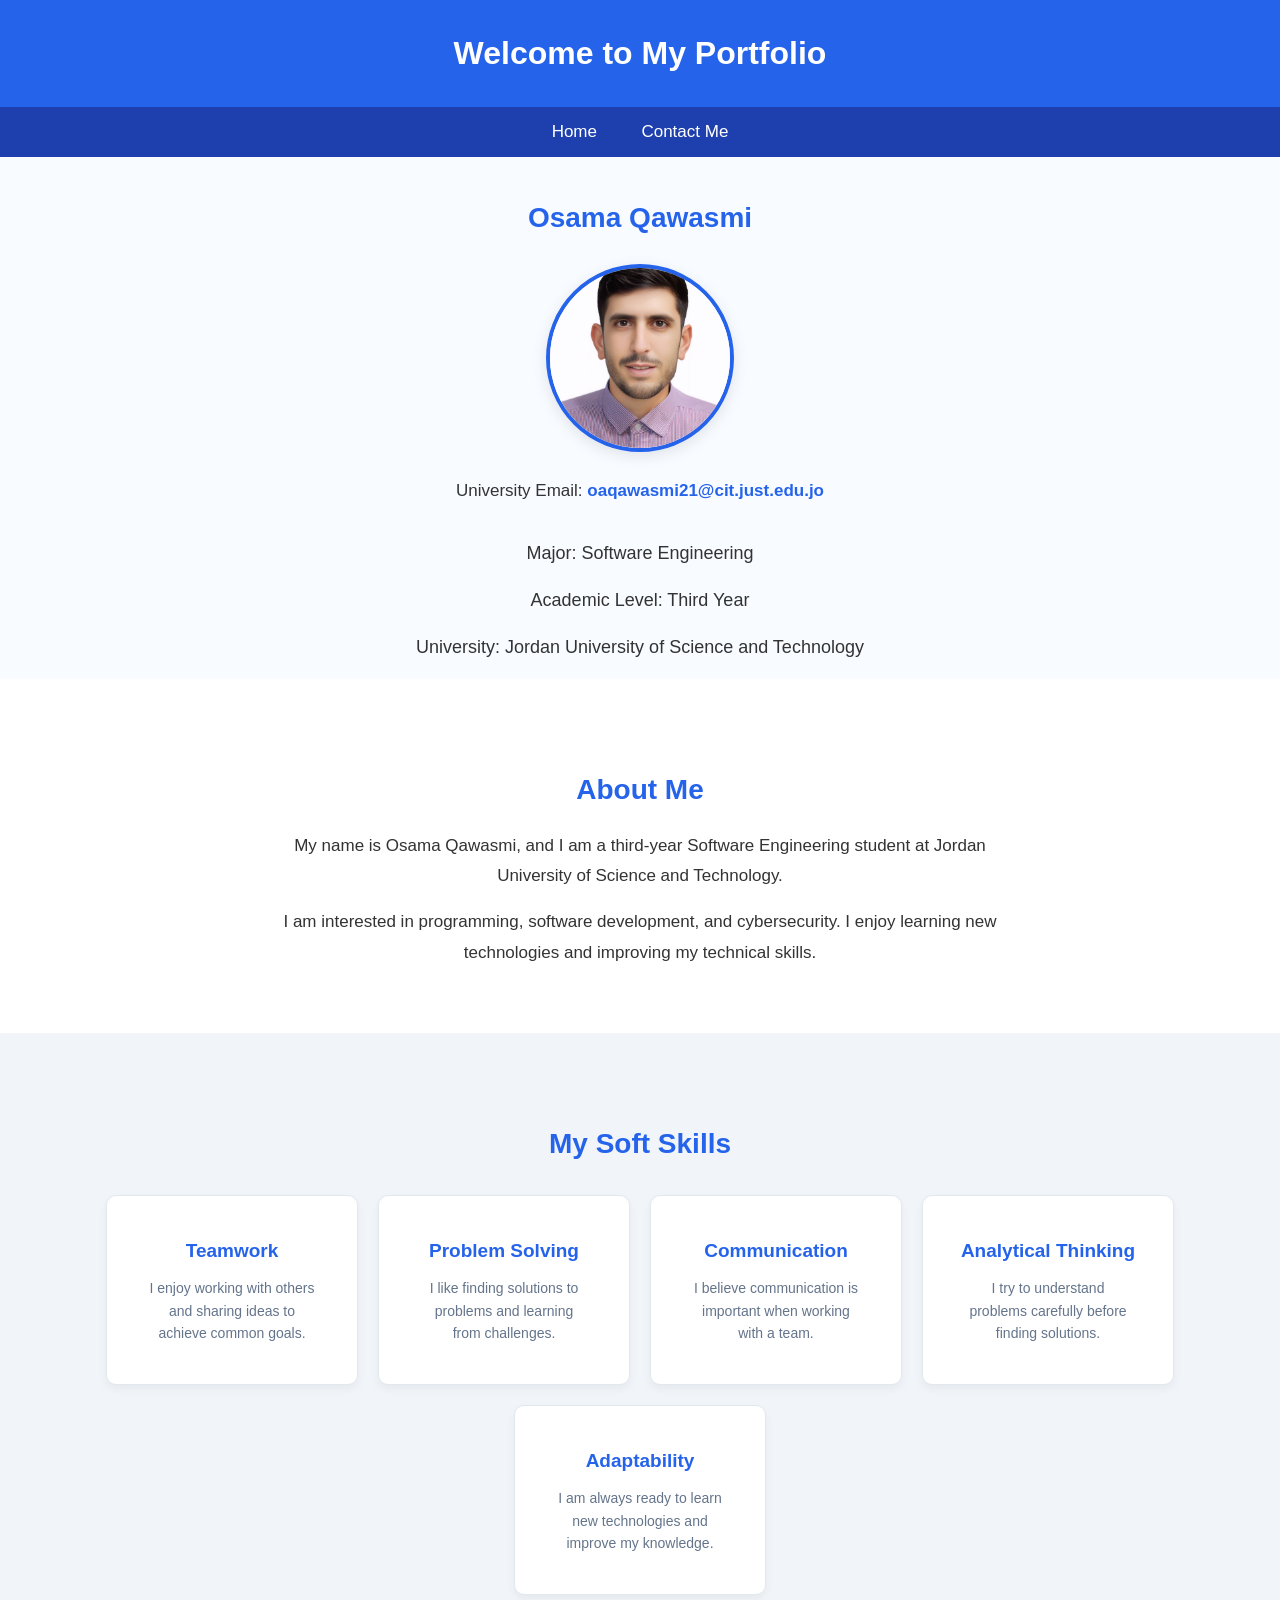
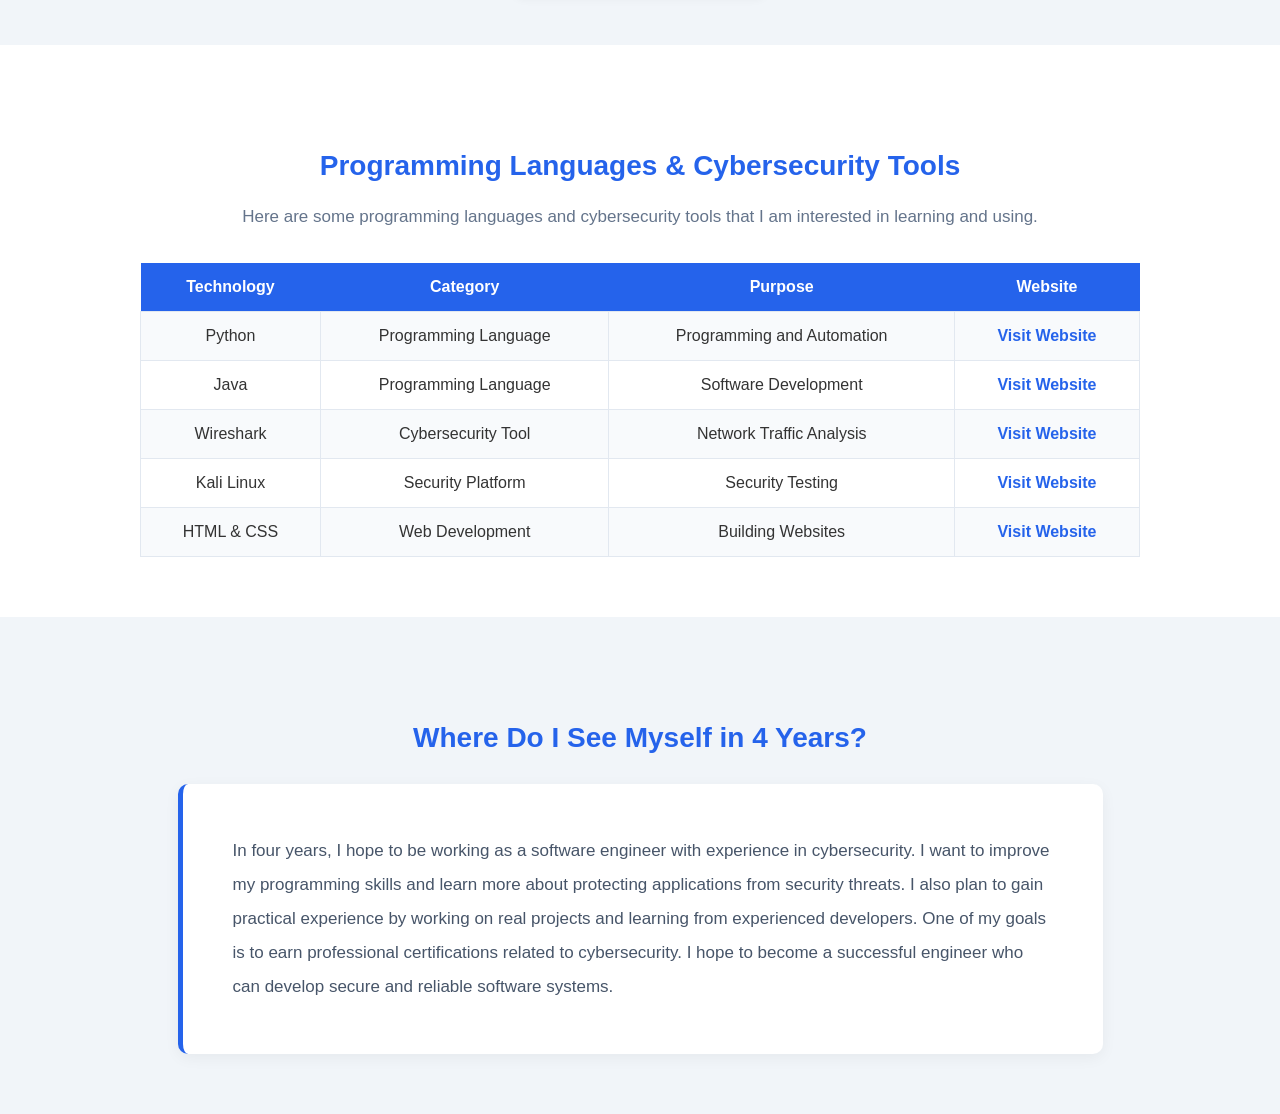
<file: index.html>
<!DOCTYPE html>
<html lang="en">

<head>
    <meta charset="UTF-8">
    <meta name="viewport" content="width=device-width, initial-scale=1.0">

    <title>153980 - Osama Qawasmi</title>
	
	<link rel="stylesheet" href="style.css">
</head>

<body>

    <h1>Welcome to My Portfolio</h1>

<!-- Navigation Bar -->
<nav class="navbar">
    <a href="index.html">Home</a>
    <a href="contact.html">Contact Me</a>
</nav>

    <h2>Osama Qawasmi</h2>
	
	<!-- Profile Photo -->
<div class="profile-section">

    <img src="profile.jpg"
         alt="Osama Qawasmi Profile Photo"
         class="profile-image">

    <p>
        University Email:
        <a href="mailto:oaqawasmi21@cit.just.edu.jo">
            oaqawasmi21@cit.just.edu.jo
        </a>
    </p>

</div>


    <p>
        Major: Software Engineering
    </p>

    <p>
        Academic Level: Third Year
    </p>

    <p>
        University: Jordan University of Science and Technology
    </p>

<!-- About Me Section -->
<section class="about">

    <h2>About Me</h2>

    <p>
        My name is Osama Qawasmi, and I am a third-year
        Software Engineering student at Jordan University
        of Science and Technology.
    </p>

    <p>
        I am interested in programming, software development,
        and cybersecurity. I enjoy learning new technologies
        and improving my technical skills.
    </p>

</section>


<!-- Soft Skills Section -->
<section class="skills">

    <h2>My Soft Skills</h2>

    <div class="skills-container">

        <div class="skill-card">
            <h3>Teamwork</h3>
            <p>
                I enjoy working with others and sharing ideas
                to achieve common goals.
            </p>
        </div>

        <div class="skill-card">
            <h3>Problem Solving</h3>
            <p>
                I like finding solutions to problems
                and learning from challenges.
            </p>
        </div>

        <div class="skill-card">
            <h3>Communication</h3>
            <p>
                I believe communication is important
                when working with a team.
            </p>
        </div>

        <div class="skill-card">
            <h3>Analytical Thinking</h3>
            <p>
                I try to understand problems carefully
                before finding solutions.
            </p>
        </div>

        <div class="skill-card">
            <h3>Adaptability</h3>
            <p>
                I am always ready to learn new
                technologies and improve my knowledge.
            </p>
        </div>

    </div>

</section>

<!-- Programming Languages and Cybersecurity Tools -->
<section class="tools">

    <h2>Programming Languages & Cybersecurity Tools</h2>

    <p>
        Here are some programming languages and cybersecurity
        tools that I am interested in learning and using.
    </p>

    <div class="table-container">

        <table>

            <tr>
                <th>Technology</th>
                <th>Category</th>
                <th>Purpose</th>
                <th>Website</th>
            </tr>

            <tr>
                <td>Python</td>
                <td>Programming Language</td>
                <td>Programming and Automation</td>
                <td>
                    <a href="https://www.python.org/" target="_blank">
                        Visit Website
                    </a>
                </td>
            </tr>

            <tr>
                <td>Java</td>
                <td>Programming Language</td>
                <td>Software Development</td>
                <td>
                    <a href="https://www.java.com/" target="_blank">
                        Visit Website
                    </a>
                </td>
            </tr>

            <tr>
                <td>Wireshark</td>
                <td>Cybersecurity Tool</td>
                <td>Network Traffic Analysis</td>
                <td>
                    <a href="https://www.wireshark.org/" target="_blank">
                        Visit Website
                    </a>
                </td>
            </tr>

            <tr>
                <td>Kali Linux</td>
                <td>Security Platform</td>
                <td>Security Testing</td>
                <td>
                    <a href="https://www.kali.org/" target="_blank">
                        Visit Website
                    </a>
                </td>
            </tr>

            <tr>
                <td>HTML & CSS</td>
                <td>Web Development</td>
                <td>Building Websites</td>
                <td>
                    <a href="https://developer.mozilla.org/" target="_blank">
                        Visit Website
                    </a>
                </td>
            </tr>

        </table>

    </div>

</section>

<!-- Future Goals Section -->
<section class="future">

    <h2>Where Do I See Myself in 4 Years?</h2>

    <div class="future-box">

        <p>
            In four years, I hope to be working as a software
            engineer with experience in cybersecurity.

            I want to improve my programming skills and learn
            more about protecting applications from security threats.

            I also plan to gain practical experience by working
            on real projects and learning from experienced developers.

            One of my goals is to earn professional certifications
            related to cybersecurity.

            I hope to become a successful engineer who can develop
            secure and reliable software systems.
        </p>

    </div>

</section>

	<!-- Portfolio website by Osama Qawasmi -->

</body>
</html>
</file>
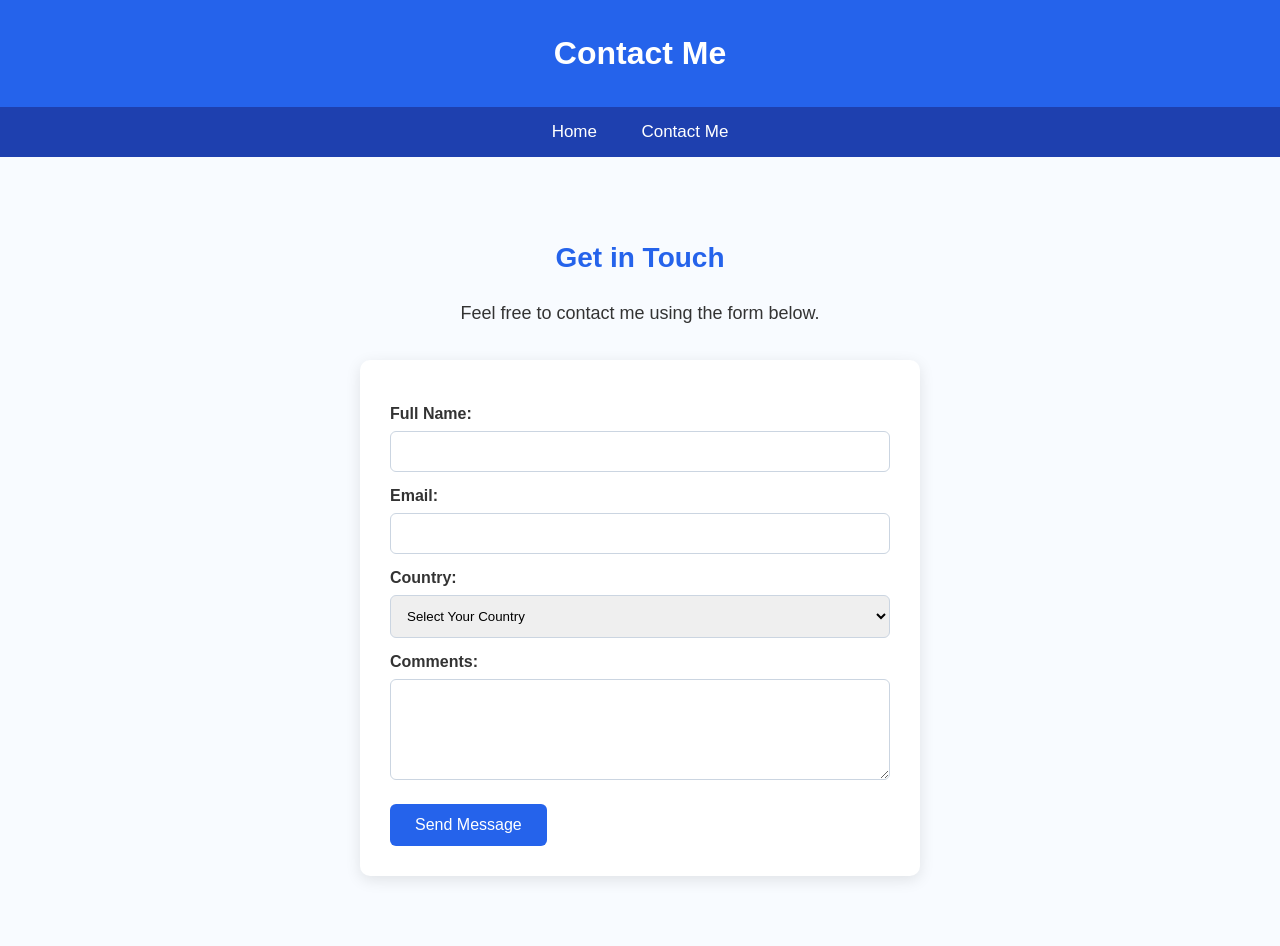
<file: contact.html>
<!DOCTYPE html>
<html lang="en">

<head>
    <meta charset="UTF-8">
    <meta name="viewport" content="width=device-width, initial-scale=1.0">

    <title>Contact Me - Osama Qawasmi</title>

    <link rel="stylesheet" href="style.css">
</head>

<body>

    <h1>Contact Me</h1>

    <nav class="navbar">
        <a href="index.html">Home</a>
        <a href="contact.html">Contact Me</a>
    </nav>

    <section class="contact-section">

        <h2>Get in Touch</h2>

        <p>
            Feel free to contact me using the form below.
        </p>

        <form id="contactForm">

            <label for="fullName">Full Name:</label>
            <input type="text" id="fullName" name="fullName">

            <label for="email">Email:</label>
            <input type="email" id="email" name="email">

            <label for="country">Country:</label>
            <select id="country" name="country">
                <option value="">Select Your Country</option>
                <option value="Jordan">Jordan</option>
                <option value="Saudi Arabia">Saudi Arabia</option>
                <option value="UAE">United Arab Emirates</option>
                <option value="Other">Other</option>
            </select>

            <label for="comments">Comments:</label>
            <textarea id="comments" name="comments" rows="5"></textarea>

            <button type="submit">Send Message</button>

        </form>

    </section>

<script src="script.js"></script>

</body>
</html>
</file>
<file: style.css>
/* General page style */
body {
    font-family: Arial, sans-serif;
    background-color: #f8fbff;
    color: #333333;
    margin: 0;
    padding: 0;
    text-align: center;
}

/* Main heading */
h1 {
    background-color: #2563eb;
    color: white;
    padding: 35px;
    margin: 0;
    font-size: 32px;
}

/* Student name */
h2 {
    color: #2563eb;
    font-size: 28px;
    margin-top: 45px;
}

/* Student information */
p {
    font-size: 18px;
    margin: 15px;
    line-height: 1.8;
}
/* About Me Section */

.about {
    background-color: white;
    padding: 50px 20px;
}

.about h2 {
    color: #2563eb;
    margin-bottom: 25px;
}

.about p {
    max-width: 750px;
    margin: 15px auto;
    font-size: 17px;
    line-height: 1.8;
}


/* Soft Skills Section */

.skills {
    background-color: #f1f5f9;
    padding: 50px 20px;
}

.skills h2 {
    color: #2563eb;
    margin-bottom: 35px;
}

.skills-container {
    display: flex;
    flex-wrap: wrap;
    justify-content: center;
    gap: 20px;
}

.skill-card {
    background-color: white;
    width: 200px;
    padding: 25px;
    border-radius: 10px;
    border: 1px solid #e2e8f0;
    box-shadow: 0 4px 10px rgba(0,0,0,0.05);
}

.skill-card h3 {
    color: #2563eb;
    font-size: 19px;
    margin-bottom: 10px;
}

.skill-card p {
    font-size: 14px;
    color: #64748b;
    line-height: 1.6;
}
/* Programming Languages and Tools Section */

.tools {
    background-color: white;
    padding: 60px 20px;
    text-align: center;
}

.tools h2 {
    color: #2563eb;
    margin-bottom: 20px;
}

.tools p {
    font-size: 17px;
    color: #64748b;
    margin-bottom: 30px;
}

.table-container {
    max-width: 1000px;
    margin: auto;
    overflow-x: auto;
}

table {
    width: 100%;
    border-collapse: collapse;
    background-color: white;
}

th {
    background-color: #2563eb;
    color: white;
    padding: 15px;
    text-align: center;
}

td {
    padding: 15px;
    border: 1px solid #e2e8f0;
    text-align: center;
}

tr:nth-child(even) {
    background-color: #f8fafc;
}

tr:hover {
    background-color: #dbeafe;
}

td a {
    color: #2563eb;
    text-decoration: none;
    font-weight: bold;
}

td a:hover {
    text-decoration: underline;
}
/* Future Goals Section */

.future {
    background-color: #f1f5f9;
    padding: 60px 20px;
    text-align: center;
}

.future h2 {
    color: #2563eb;
    font-size: 28px;
    margin-bottom: 30px;
}

.future-box {
    background-color: white;
    max-width: 850px;
    margin: auto;
    padding: 35px;
    border-radius: 10px;
    border-left: 5px solid #2563eb;
    box-shadow: 0 4px 15px rgba(0,0,0,0.05);
}

.future-box p {
    font-size: 17px;
    line-height: 2;
    color: #475569;
    text-align: left;
}

/* Profile Photo Section */

.profile-section {
    text-align: center;
    margin: 30px auto;
}

.profile-image {
    width: 180px;
    height: 180px;
    border-radius: 50%;
    object-fit: cover;
    border: 4px solid #2563eb;
    box-shadow: 0 4px 15px rgba(0,0,0,0.1);
}

.profile-section p {
    font-size: 17px;
    margin-top: 20px;
}

.profile-section a {
    color: #2563eb;
    font-weight: bold;
    text-decoration: none;
}

.profile-section a:hover {
    text-decoration: underline;
}
/* Navigation Bar */

.navbar {
    background-color: #1e40af;
    padding: 15px;
    text-align: center;
}

.navbar a {
    color: white;
    text-decoration: none;
    font-size: 17px;
    margin: 0 20px;
}

.navbar a:hover {
    text-decoration: underline;
}

/* Contact Page */

.contact-section {
    padding: 40px 20px;
}

.contact-section h2 {
    color: #2563eb;
}

#contactForm {
    background-color: white;
    max-width: 500px;
    margin: 30px auto;
    padding: 30px;
    border-radius: 10px;
    box-shadow: 0 4px 15px rgba(0,0,0,0.1);
    text-align: left;
}

#contactForm label {
    display: block;
    margin-top: 15px;
    margin-bottom: 8px;
    font-weight: bold;
}

#contactForm input,
#contactForm select,
#contactForm textarea {
    width: 100%;
    padding: 12px;
    border: 1px solid #cbd5e1;
    border-radius: 6px;
    box-sizing: border-box;
    font-family: Arial, sans-serif;
}

#contactForm button {
    background-color: #2563eb;
    color: white;
    border: none;
    padding: 12px 25px;
    border-radius: 6px;
    font-size: 16px;
    margin-top: 20px;
    cursor: pointer;
}

#contactForm button:hover {
    background-color: #1e40af;
}
</file>
